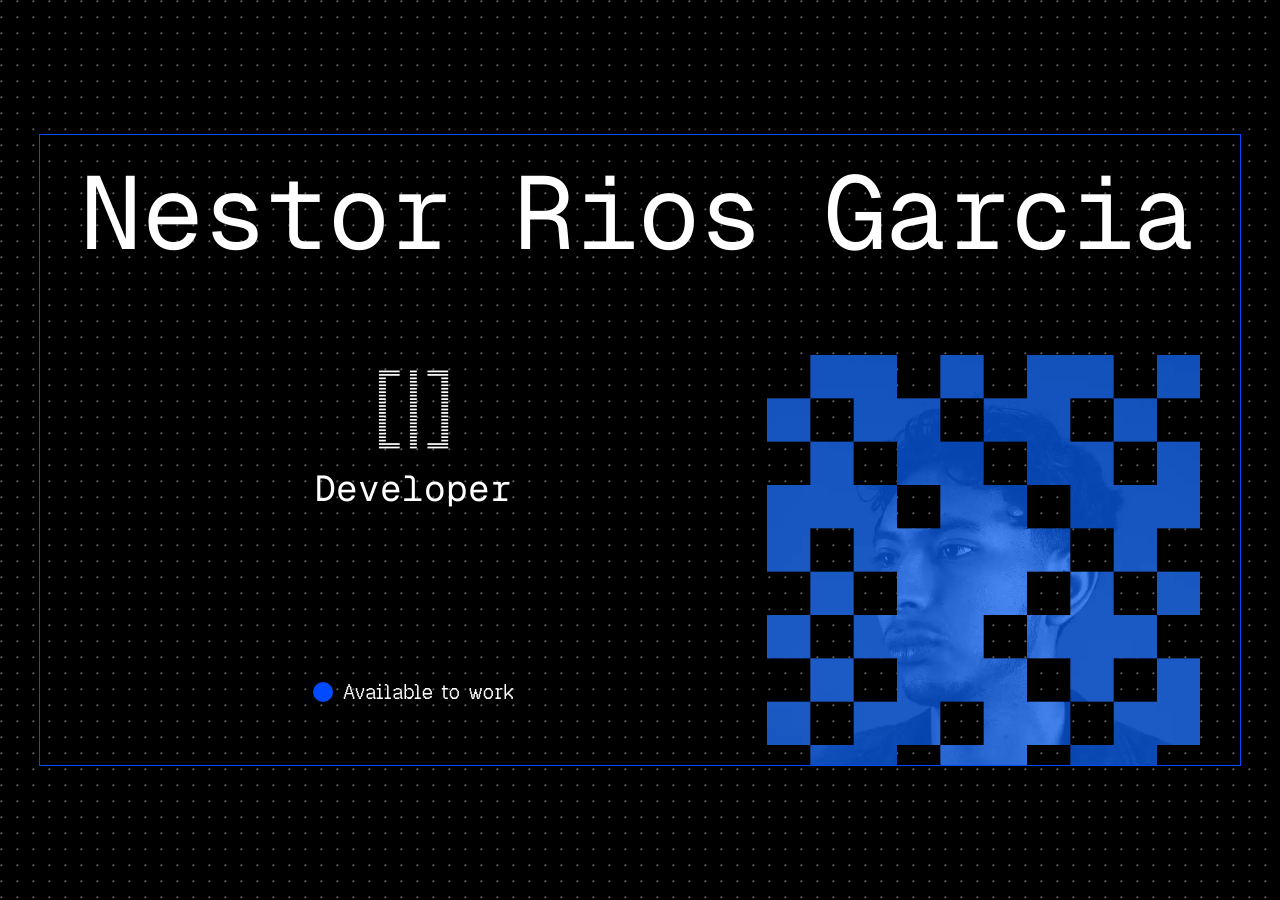
<file: cover.html>
<!DOCTYPE html>
<html lang="en">

<head>
  <meta charset="UTF-8">
  <meta name="viewport" content="width=device-width, initial-scale=1.0">
  <link rel="icon" type="image/png" href="./assets/img/favicon/favicon-96x96.png" sizes="96x96" />
  <link rel="icon" type="image/svg+xml" href="./assets/img/favicon/favicon.svg" />
  <link rel="shortcut icon" href="./assets/img/favicon/favicon.ico" />
  <link rel="apple-touch-icon" sizes="180x180" href="./assets/img/favicon/apple-touch-icon.png" />
  <meta name="apple-mobile-web-app-title" content="Nestorrig's Website" />
  <link rel="manifest" href="./assets/img/favicon/site.webmanifest" />
  <title>Cover · Nestorrig - Award-winning Independent Creative Developer</title>

  <!-- Primary Meta Tags -->
  <meta name="title" content="Cover · Nestorrig - Award-winning Independent Creative Developer" />
  <meta name="description"
    content="Cover page of Nestor Rios' portfolio, award-winning Independent Creative Developer based in Mexico City, working worldwide. Interactive web experiences blending design, motion, and code." />
  <meta name="language" content="en" />
  <meta name="robots" content="noindex, follow" />
  <meta name="author" content="Nestor Rios Garcia, nestorrigs@gmail.com">
  <meta name="theme-color" content="#000000" />
  <link rel="canonical" href="https://nestorrig.com/" />

  <!-- Open Graph / Facebook -->
  <meta property="og:type" content="website" />
  <meta property="og:url" content="https://nestorrig.com/cover.html" />
  <meta property="og:title" content="Cover · Nestorrig - Award-winning Independent Creative Developer" />
  <meta property="og:description"
    content="Cover page of Nestor Rios' portfolio, award-winning Independent Creative Developer based in Mexico City, working worldwide. Interactive web experiences blending design, motion, and code." />
  <meta property="og:image" content="https://nestorrig.com/assets/img/cover.png" />
  <meta property="og:image:type" content="image/png" />
  <meta property="og:image:width" content="1200" />
  <meta property="og:image:height" content="630" />
  <meta property="og:image:alt" content="Nestor Rios Garcia, Independent Creative Developer, portfolio cover" />
  <meta property="og:locale" content="en" />
  <meta property="og:site_name" content="Nestorrig" />

  <!-- Twitter -->
  <meta name="twitter:card" content="summary_large_image" />
  <meta name="twitter:url" content="https://nestorrig.com/cover.html" />
  <meta name="twitter:title" content="Cover · Nestorrig - Award-winning Independent Creative Developer" />
  <meta name="twitter:description"
    content="Cover page of Nestor Rios' portfolio, award-winning Independent Creative Developer based in Mexico City, working worldwide. Interactive web experiences blending design, motion, and code." />
  <meta name="twitter:image" content="https://nestorrig.com/assets/img/cover.png" />
  <meta name="twitter:image:alt" content="Nestor Rios Garcia, Independent Creative Developer, portfolio cover" />
  <meta name="twitter:creator" content="@nestorrig" />

  <link rel="stylesheet" href="./css/style.css">
  <script src="./js/pixel.js" type="module" defer></script>

  <style>
    /* cover mobile */

    body {
      height: 100svh;
    }

    body,
    main {
      display: flex;
      flex-direction: column;
      align-items: center;
      justify-content: center;
    }

    .hero {
      margin-bottom: 0;

      display: flex;
      flex-direction: column;
      align-items: center;
      justify-content: center;

    }

    .hero__container {
      display: flex;
      flex-direction: column;
      align-items: center;
      justify-content: center;
      gap: 2rem;
    }

    .hero__picture {
      margin-bottom: 0;
    }

    .hero__work__roles--break {
      display: none;
    }

    /* cover tablet 4/5 */
    @media (min-width: 700px) {
      .hero {
        /* 4rem = body padding (2rem top + 2rem bottom) */
        aspect-ratio: 4 / 5;
        height: min(100dvh - 4rem, (100vw - 4rem) * 5 / 4);
        width: auto;
        overflow: hidden;
      }

      .hero__work__status--text {
        font-size: clamp(1rem, 3vw, 2rem);
      }

      .hero__title {
        font-size: clamp(3rem, 11vw, 10rem);
      }

      .hero__work__roles {
        font-size: clamp(1.6rem, 4vw, 8rem);
      }

      .hero__picture {
        max-width: 400px;
      }
    }

    /* cover desktop 1.61  1200 * 630 */

    @media (min-width: 1080px) {
      .hero {
        outline: 1px solid var(--accent-color);
        /* 4rem = body padding (2rem top + 2rem bottom) */
        aspect-ratio: 1.61 / 1;
        /* height: min(100dvh - 4rem, (100vw - 4rem) / 1.61);
        width: auto; */
        height: 630px;
        width: 1200px;
        overflow: hidden;
        container-type: size;
      }

      .hero__container {
        display: grid;
        width: 100%;
        height: 100%;
        padding: 4rem;
        grid-template-areas:
          "title  title"
          "roles  poster"
          "roles  poster"
          "status poster"
          "ss poster";
        grid-template-columns: 1fr 0.65fr;
        grid-template-rows: auto minmax(0, 1fr) minmax(0, 1fr);
      }

      .hero__header {
        display: contents;
      }

      .hero__title {
        grid-area: title;
        font-size: clamp(3rem, 8.6cqw, 20rem);
        text-align: start;
        margin-top: -3rem;
      }

      .hero__work__status {
        grid-area: status;


        text-align: start;
      }

      .hero__work__status--text {
        font-size: 2rem
      }

      .hero__work__roles {
        margin-top: -10rem;
        grid-area: roles;
        font-size: 7.6cqw;
        flex-wrap: wrap;
        text-align: start;
      }

      .hero__work__roles--break {
        display: block;
        flex-basis: 100%;
        width: 100%;
        height: 0;
      }

      .is-developer {
        padding-left: 0ch;
        font-size: 3cqw;
      }

      .hero__poster {
        grid-area: poster;
        min-height: 0;
        display: flex;
        align-items: center;
        justify-content: center;
      }

      .hero__picture {
        height: 100%;
        width: 100%;
        max-width: 100%;
        aspect-ratio: 1;
        margin: 0;
      }

      .hero__picture__svg {
        height: 100%;
      }
    }
  </style>
</head>

<body data-fluid-render="svg" data-fluid-debug>

  <main>
    <section class="hero">
      <div class="hero__container">

        <p class="hero__work__status">
          <span class="hero__work__status--blink"></span>
          <span class="hero__work__status--text">Available to work</span>
        </p>

        <h1 class="hero__title">
          Nestor Rios Garcia
        </h1>


        <div class="hero__work__roles">
          <span>[</span>
          <p class="hero__work__roles--word">
            <!-- Frontend -->
            <span class="hero__work__roles--letter is-frontend">F</span>
            <span class="hero__work__roles--letter is-frontend">r</span>
            <span class="hero__work__roles--letter is-frontend">o</span>
            <span class="hero__work__roles--letter is-frontend">n</span>
            <span class="hero__work__roles--letter is-frontend">t</span>
            <span class="hero__work__roles--letter is-frontend">e</span>
            <span class="hero__work__roles--letter is-frontend">n</span>
            <span class="hero__work__roles--letter is-frontend">d</span>
            <!-- Motion -->
            <span class="hero__work__roles--letter is-motion">M</span>
            <span class="hero__work__roles--letter is-motion">o</span>
            <span class="hero__work__roles--letter is-motion">t</span>
            <span class="hero__work__roles--letter is-motion">i</span>
            <span class="hero__work__roles--letter is-motion">o</span>
            <span class="hero__work__roles--letter is-motion">n</span>
            <!-- Creative -->
            <span class="hero__work__roles--letter is-creative">C</span>
            <span class="hero__work__roles--letter is-creative">r</span>
            <span class="hero__work__roles--letter is-creative">e</span>
            <span class="hero__work__roles--letter is-creative">a</span>
            <span class="hero__work__roles--letter is-creative">t</span>
            <span class="hero__work__roles--letter is-creative">i</span>
            <span class="hero__work__roles--letter is-creative">v</span>
            <span class="hero__work__roles--letter is-creative">e</span>
            <!-- WebGL -->
            <span class="hero__work__roles--letter is-webgl">W</span>
            <span class="hero__work__roles--letter is-webgl">e</span>
            <span class="hero__work__roles--letter is-webgl">b</span>
            <span class="hero__work__roles--letter is-webgl">G</span>
            <span class="hero__work__roles--letter is-webgl">L</span>
            <!-- Interactive -->
            <span class="hero__work__roles--letter is-interactive">I</span>
            <span class="hero__work__roles--letter is-interactive">n</span>
            <span class="hero__work__roles--letter is-interactive">t</span>
            <span class="hero__work__roles--letter is-interactive">e</span>
            <span class="hero__work__roles--letter is-interactive">r</span>
            <span class="hero__work__roles--letter is-interactive">a</span>
            <span class="hero__work__roles--letter is-interactive">c</span>
            <span class="hero__work__roles--letter is-interactive">t</span>
            <span class="hero__work__roles--letter is-interactive">i</span>
            <span class="hero__work__roles--letter is-interactive">v</span>
            <span class="hero__work__roles--letter is-interactive">e</span>
          </p>
          <span class="hero__work__roles--underscore">|</span>
          <span>]</span>
          <span class="hero__work__roles--break" aria-hidden="true"></span>
          <p class="is-developer">Developer</p>
        </div>


        <div class="hero__poster">
          <div class="hero__picture">
            <svg class="hero__picture__svg" viewBox="0 0 800 800" fill="none" xmlns="http://www.w3.org/2000/svg"
              preserveAspectRatio="xMidYMid slice">
              <defs>
                <mask id="gridMask" class="grid-mask" maskUnits="userSpaceOnUse" maskContentUnits="userSpaceOnUse" x="0"
                  y="0" width="800" height="800">
                  <rect width="800" height="800" fill="white" class="rect" />
                  <rect width="80" height="80" fill="black" />
                  <rect x="80" y="480" width="80" height="80" fill="black" />
                  <rect y="400" width="80" height="80" fill="black" />
                  <rect x="160" y="400" width="80" height="80" fill="black" />
                  <rect x="160" y="560" width="80" height="80" fill="black" />
                  <rect x="480" y="560" width="80" height="80" fill="black" />
                  <rect x="480" y="240" width="80" height="80" fill="black" />
                  <rect x="400" y="480" width="80" height="80" fill="black" />
                  <rect y="160" width="80" height="80" fill="black" />
                  <rect x="80" y="320" width="80" height="80" fill="black" />
                  <rect x="160" y="160" width="80" height="80" fill="black" />
                  <rect x="320" y="80" width="80" height="80" fill="black" />
                  <rect x="400" y="160" width="80" height="80" fill="black" />
                  <rect x="720" y="480" width="80" height="80" fill="black" />
                  <rect x="240" y="240" width="80" height="80" fill="black" />
                  <rect x="480" y="400" width="80" height="80" fill="black" />
                  <rect x="720" y="80" width="80" height="80" fill="black" />
                  <rect x="640" width="80" height="80" fill="black" />
                  <rect x="320" y="640" width="80" height="80" fill="black" />
                  <rect x="560" y="320" width="80" height="80" fill="black" />
                  <rect x="240" width="80" height="80" fill="black" />
                  <rect y="720" width="80" height="80" fill="black" />
                  <rect x="640" y="160" width="80" height="80" fill="black" />
                  <rect x="560" y="80" width="80" height="80" fill="black" />
                  <rect x="720" y="320" width="80" height="80" fill="black" />
                  <rect x="640" y="400" width="80" height="80" fill="black" />
                  <rect x="640" y="560" width="80" height="80" fill="black" />
                  <rect x="560" y="640" width="80" height="80" fill="black" />
                  <rect x="480" y="720" width="80" height="80" fill="black" />
                  <rect x="240" y="720" width="80" height="80" fill="black" />
                  <rect x="80" y="640" width="80" height="80" fill="black" />
                  <rect x="720" y="720" width="80" height="80" fill="black" />
                  <rect y="560" width="80" height="80" fill="black" />
                  <rect x="80" y="80" width="80" height="80" fill="black" />
                  <rect x="400" width="80" height="80" fill="black" />

                </mask>
              </defs>
              <image href="./assets/img/avatar2.webp" width="800" height="800" preserveAspectRatio="xMidYMid slice"
                mask="url(#gridMask)" />
            </svg>
          </div>
        </div>
      </div>

    </section>

  </main>
</body>

</html>
</file>
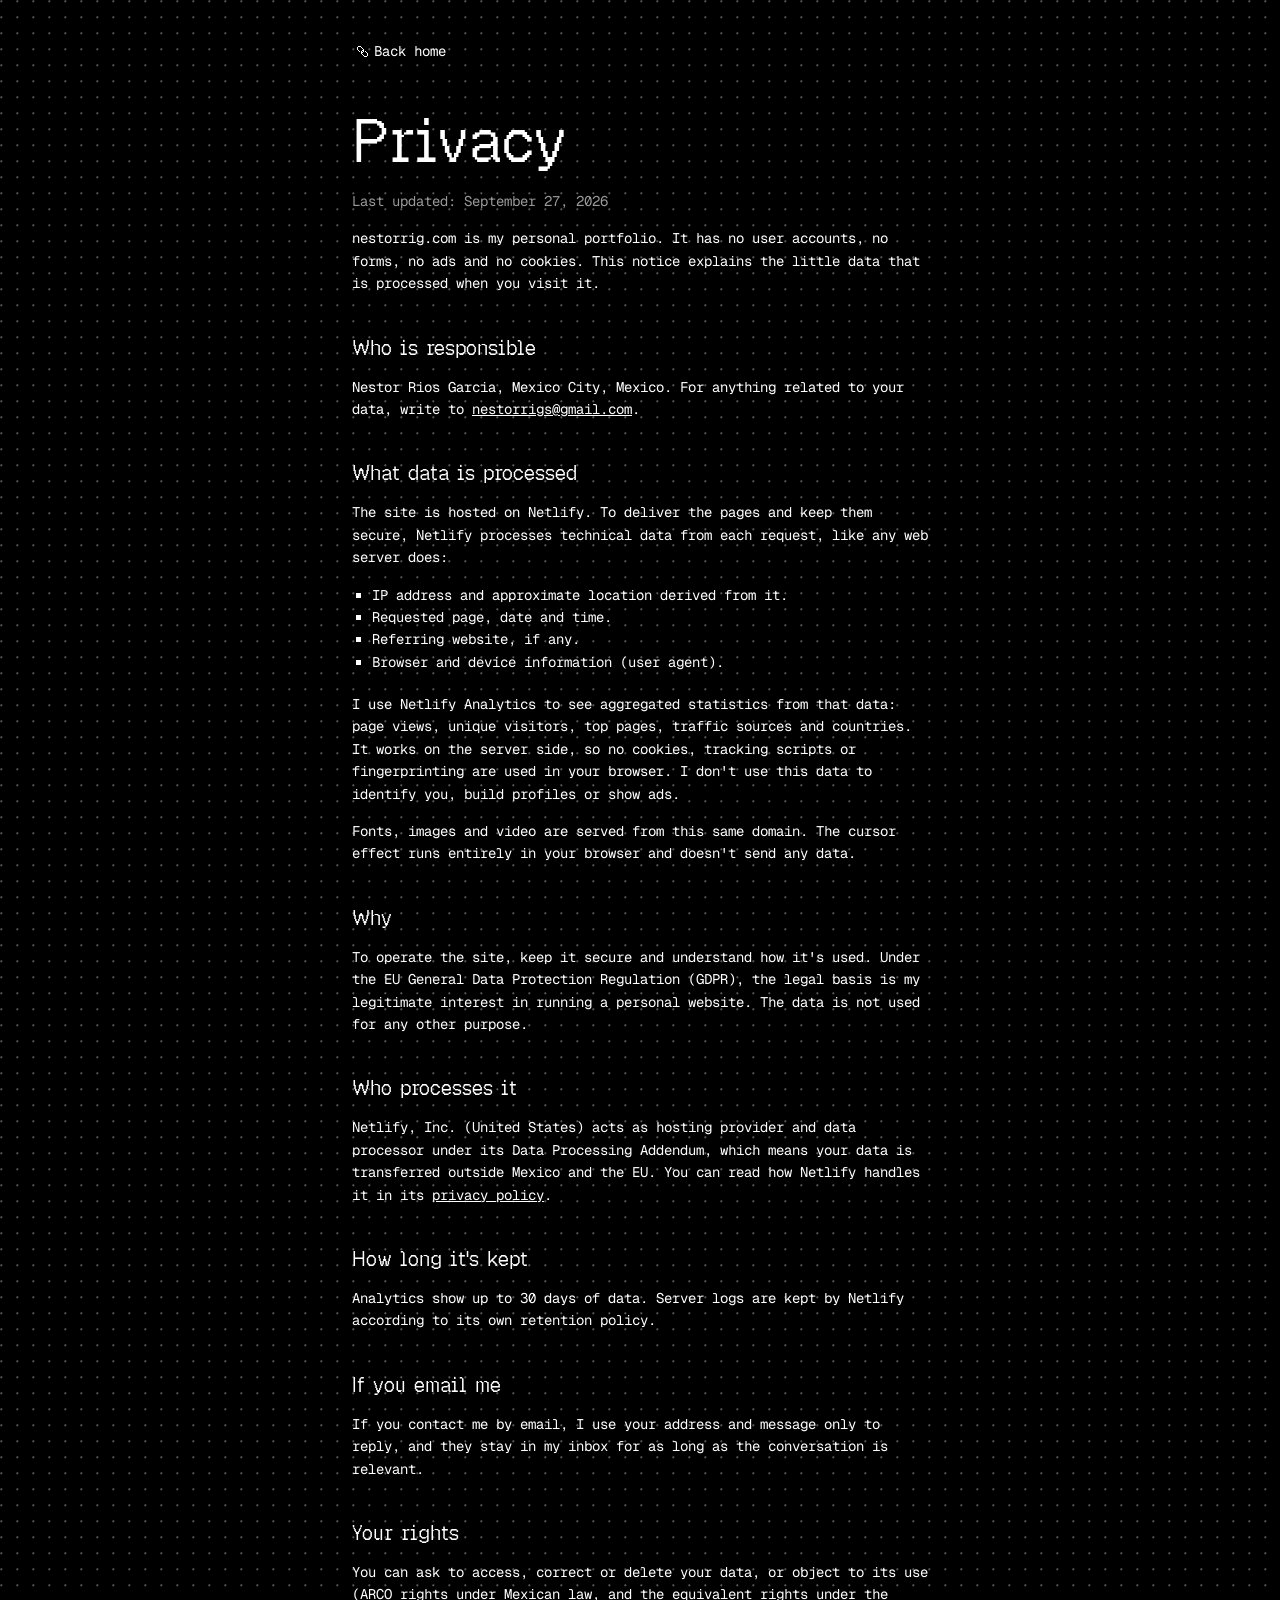
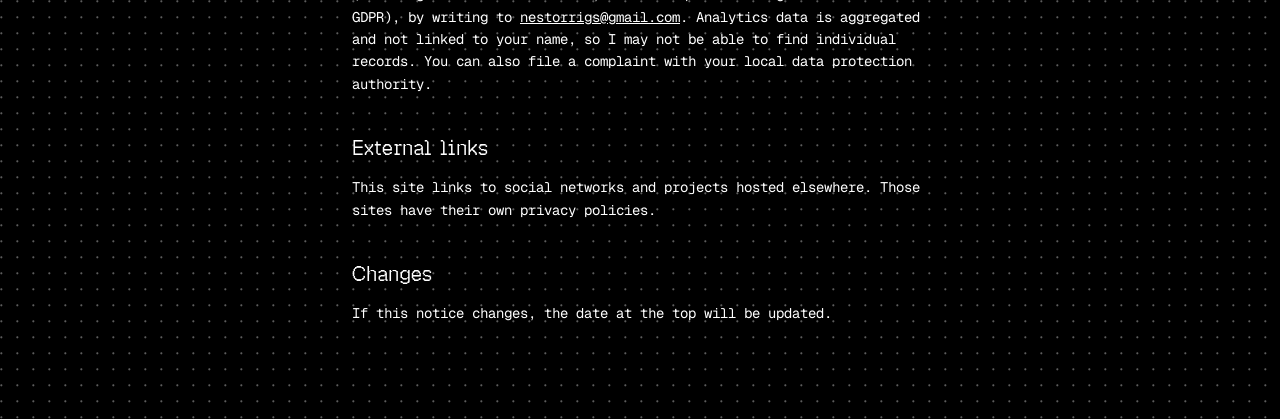
<file: privacy.html>
<!DOCTYPE html>
<html lang="en">

<head>
  <meta charset="UTF-8">
  <meta name="viewport" content="width=device-width, initial-scale=1.0">
  <link rel="icon" type="image/png" href="/assets/img/favicon/favicon-96x96.png" sizes="96x96" />
  <link rel="icon" type="image/svg+xml" href="/assets/img/favicon/favicon.svg" />
  <link rel="shortcut icon" href="/assets/img/favicon/favicon.ico" />
  <link rel="apple-touch-icon" sizes="180x180" href="/assets/img/favicon/apple-touch-icon.png" />
  <link rel="manifest" href="/assets/img/favicon/site.webmanifest" />
  <title>Privacy · Nestorrig</title>
  <meta name="description"
    content="Privacy notice for nestorrig.com, the portfolio of Nestor Rios. No cookies, no trackers, only aggregated server-side analytics." />
  <meta name="robots" content="index, follow" />
  <meta name="author" content="Nestor Rios Garcia, nestorrigs@gmail.com">
  <meta name="theme-color" content="#000000" />
  <link rel="canonical" href="https://nestorrig.com/privacy.html" />

  <link rel="stylesheet" href="/css/style.css">
  <script src="/js/pixel.js" type="module" defer></script>
</head>

<body data-fluid-render="ascii svg">
  <main class="legal">
    <a class="card__link is-back legal__back" href="/" title="Go to the home page" aria-label="Back home">
      <svg xmlns="http://www.w3.org/2000/svg" width="12" height="12" viewBox="0 0 12 12" aria-hidden="true"
        focusable="false">
        <path d="M0 0h12v12H0z" fill="none" />
        <path fill="currentColor"
          d="M4 7h1V6h1V5H5V4H4Zm-4 4h1V8H0Zm1 1h3v-1H1Zm3-1h1v-1H4ZM1 8h1V7H1Zm4 2h1V9H5ZM2 7h1V6H2Zm4 2h1V6H6v1H5v1h1Zm2-2h1V6H8ZM5 4h1V3H5Zm4 2h1V5H9ZM6 3h1V2H6Zm4 2h1V2h-1ZM7 2h3V1H7Zm0 0" />
      </svg>
      <span class="card__link__text" aria-hidden="true">
        <span>B</span>
        <span>a</span>
        <span>c</span>
        <span>k</span>
        <span class="is-space"> </span>
        <span>h</span>
        <span>o</span>
        <span>m</span>
        <span>e</span>
      </span>
    </a>

    <h1 class="legal__title">Privacy</h1>
    <p class="legal__updated">Last updated: September 27, 2026</p>

    <p>
      nestorrig.com is my personal portfolio. It has no user accounts, no forms, no ads and no cookies. This notice
      explains the little data that is processed when you visit it.
    </p>

    <h2>Who is responsible</h2>
    <p>
      Nestor Rios Garcia, Mexico City, Mexico. For anything related to your data, write to
      <a href="mailto:nestorrigs@gmail.com">nestorrigs@gmail.com</a>.
    </p>

    <h2>What data is processed</h2>
    <p>
      The site is hosted on Netlify. To deliver the pages and keep them secure, Netlify processes technical data from
      each request, like any web server does:
    </p>
    <ul>
      <li>IP address and approximate location derived from it.</li>
      <li>Requested page, date and time.</li>
      <li>Referring website, if any.</li>
      <li>Browser and device information (user agent).</li>
    </ul>
    <p>
      I use Netlify Analytics to see aggregated statistics from that data: page views, unique visitors, top pages,
      traffic sources and countries. It works on the server side, so no cookies, tracking scripts or fingerprinting are
      used in your browser. I don't use this data to identify you, build profiles or show ads.
    </p>
    <p>
      Fonts, images and video are served from this same domain. The cursor effect runs entirely in your browser and
      doesn't send any data.
    </p>

    <h2>Why</h2>
    <p>
      To operate the site, keep it secure and understand how it's used. Under the EU General Data Protection Regulation
      (GDPR), the legal basis is my legitimate interest in running a personal website. The data is not used for any
      other purpose.
    </p>

    <h2>Who processes it</h2>
    <p>
      Netlify, Inc. (United States) acts as hosting provider and data processor under its Data Processing Addendum,
      which means your data is transferred outside Mexico and the EU. You can read how Netlify handles it in its
      <a href="https://www.netlify.com/privacy/" target="_blank" rel="noopener">privacy policy</a>.
    </p>

    <h2>How long it's kept</h2>
    <p>
      Analytics show up to 30 days of data. Server logs are kept by Netlify according to its own retention policy.
    </p>

    <h2>If you email me</h2>
    <p>
      If you contact me by email, I use your address and message only to reply, and they stay in my inbox for as long
      as the conversation is relevant.
    </p>

    <h2>Your rights</h2>
    <p>
      You can ask to access, correct or delete your data, or object to its use (ARCO rights under Mexican law, and the
      equivalent rights under the GDPR), by writing to
      <a href="mailto:nestorrigs@gmail.com">nestorrigs@gmail.com</a>. Analytics data is aggregated and not linked to your
      name, so I may not be able to find individual records. You can also file a complaint with your local data
      protection authority.
    </p>

    <h2>External links</h2>
    <p>
      This site links to social networks and projects hosted elsewhere. Those sites have their own privacy policies.
    </p>

    <h2>Changes</h2>
    <p>
      If this notice changes, the date at the top will be updated.
    </p>
  </main>
</body>

</html>
</file>
<file: css/style.css>
@import url('fonts.css');

:root {
  --font-family: 'Geist', sans-serif;
  --font-title: 'Geist', sans-serif;
  --font-mono: 'GeistMono', monospace;
  --font-pixel-circle: 'GeistPixel-Circle', monospace;
  --font-pixel-grid: 'GeistPixel-Grid', monospace;
  --font-pixel-line: 'GeistPixel-Line', monospace;
  --font-pixel-square: 'GeistPixel-Square', monospace;
  --font-pixel-triangle: 'GeistPixel-Triangle', monospace;
  --accent-color: #004bff;
  --fluid-color: #004bff;
  --background-color: #000;
  --color-text: #FFF;
}

* {
  margin: 0;
  padding: 0;
  box-sizing: border-box;
  /* outline: 1px solid red; */
}

html {
  font-size: 10px;
}

body {
  font-size: 1.4rem;
  background-color: var(--background-color);
  background-image: url("data:image/svg+xml;utf8,<svg width='51' height='51' viewBox='0 0 51 51' fill='none' xmlns='http://www.w3.org/2000/svg'><line x1='4.18933' y1='0' x2='4.18933' y2='8.124' stroke='%23D9D9D9'/><line y1='3.93469' x2='8.1989' y2='3.93469' stroke='%23D9D9D9'/></svg>");
  background-size: 16px 16px;
  background-position: 2% 0.5%;
  color: var(--color-text);
  font-family: var(--font-mono);
  padding: 2rem;
  overflow-x: hidden;
}

strong {
  font-family: var(--font-pixel-line);
  font-weight: 100;
  color: var(--accent-color);
}

h2,
h3 {
  font-size: 2rem;
  margin-bottom: 2rem;
}

ol,
ul {
  list-style: none;
  margin-bottom: 2rem;
}

a {
  text-decoration: none;
  color: var(--color-text);
  text-decoration: underline;
  transition: all 0.2s ease-out;
}

/* a:hover {
  color: var(--accent-color);
  background-color: var(--color-text);
  animation: underline 0.2s ease-out;
} */

img {
  width: 100%;
  height: auto;
  object-fit: cover;
}

span {
  display: inline-block;
  width: max-content;
}

*::selection {
  color: var(--accent-color);
  background-color: var(--color-text);
}

#fluid {
  position: fixed;
  inset: 0;
  width: 100%;
  height: 100%;
  z-index: -1;
}


.header {
  display: flex;
  justify-content: space-between;
  align-items: flex-start;
  margin-bottom: 5rem;
}

.header-content {
  display: flex;
  flex-direction: column;
  justify-content: space-between;
}


.header-nav {
  display: flex;
  flex-direction: column;
  gap: 0.2rem;
  align-items: flex-end;
}

.header-nav a {
  display: flex;
}

.header-nav a>span {
  width: max-content;
}

.header-nav a:hover>span {
  animation: type-lette-opacity 0.1s linear forwards;
  animation-delay: calc(0.02s * sibling-index());
}

.header-nav--divider {
  display: none;
}

.header-title {
  font-size: 1.5rem;
  max-width: 25ch;
  font-weight: 400;
}

.header-title__link {
  transition: none;
}

.header-title__link__text {
  display: inline-flex;
}

.header-title__link__text>span {
  text-decoration: underline;
}

.header-title__link:focus-visible {
  outline: 1px solid var(--accent-color);
  outline-offset: 2px;
  background-color: var(--color-text);
  color: var(--accent-color);
}

.hero {
  display: flex;
  flex-direction: column;
  gap: 2rem;
  margin-bottom: 5rem;
}

.hero__container {
  width: 100%;
  max-width: 1280px;
  margin: 0 auto;

}

.hero__header {
  display: flex;
  flex-direction: column;
  justify-content: center;
  align-items: center;
  gap: 2rem;
}

.hero__work__status {
  display: flex;
  justify-content: center;
  align-items: center;
  gap: 1rem;
}

.hero__work__status--blink {
  height: 2rem;
  width: 2rem;
  background-color: var(--accent-color);
  border-radius: 50%;
  animation: blink 1.5s linear infinite;
}

.hero__work__status--text {
  font-family: var(--font-pixel-square);
  font-size: clamp(1.2rem, 5vw, 2rem);
  font-weight: 100;
}

.hero__title {
  font-weight: 400;
  font-size: clamp(3rem, 13vw, 12rem);
  text-align: center;
}

.hero__work__roles {
  display: flex;
  gap: 0ch;
  justify-content: center;
  align-items: center;

  font-size: clamp(1.6rem, 6.5vw, 8rem);
}

.hero__work__roles>span {
  font-family: var(--font-pixel-line);
}

.hero__work__roles--underscore {
  animation: underscore 0.9s steps(1, end) infinite;
}

.hero__work__roles--word {

  display: flex;
  --typing-duration: 1.2s;

  --word-in-scene-duration: 2.5s;
  --word-gap-duration: 0.5s;
  --words-total: 5;
  --slot-duration: calc(var(--typing-duration) + var(--word-in-scene-duration) + var(--word-gap-duration));
  --cycle-duration: calc(var(--slot-duration) * var(--words-total));
}

.hero__work__roles--letter {
  display: inline-block;
  --letters-total: sibling-count();
  --typing-step: calc(var(--typing-duration) / var(--letters-total));
  opacity: 0;
  width: 0ch;
  overflow: hidden;
  animation: type-letter var(--cycle-duration) linear infinite both;
  animation-delay: calc(var(--word-delay) + var(--typing-step) * sibling-index());
}

.is-frontend {
  font-family: var(--font-pixel-square);
  --word-delay: calc(0 * var(--slot-duration));
}

.is-motion {
  font-family: var(--font-pixel-circle);
  --word-delay: calc(1 * var(--slot-duration));
}

.is-creative {
  font-family: var(--font-pixel-triangle);
  --word-delay: calc(2 * var(--slot-duration));
}

.is-webgl {
  font-family: var(--font-pixel-grid);
  --word-delay: calc(3 * var(--slot-duration));
}

.is-interactive {
  font-family: var(--font-pixel-line);
  --word-delay: calc(4 * var(--slot-duration));
}

.is-developer {
  padding-left: 1ch;
}

@keyframes type-letter {


  0% {
    /* width: 0ch; */
    opacity: 0;
    transform: translateY(0.1rem);
  }

  1% {
    width: max-content;
    opacity: 1;
    transform: translateY(0rem);
  }

  12% {
    width: max-content;
    opacity: 1;
    transform: translateY(0rem);
  }

  13% {
    width: 0ch;
    opacity: 0;
    transform: translateY(0.1rem);
  }

  100% {
    width: 0ch;
    opacity: 0;
    transform: translateY(0.1rem);
  }
}




.hero__poster {
  position: relative;
}

.hero__picture {
  position: relative;
  max-width: 560px;
  margin: 0 auto;
  margin-block: 4em;
}

.hero__picture__svg {
  display: block;
  width: 100%;
  height: auto;
}

.hero__quotes {
  display: flex;
  align-items: center;
  flex-direction: column;
  gap: 10rem;
  padding-block: 5rem;
}

.hero .hero__quotes {
  display: none;
}

.hero__quotes__item {
  position: relative;
  padding: 2rem;
  background-color: var(--accent-color);
  width: 80%;
  transition: all 0.2s ease;
  animation: floating 10s linear infinite;
  animation-delay: calc(2s * sibling-index());
}

.hero__quotes__item--text {
  transition: all 0.2s ease;
}

.hero__quotes__item--text>.is-span-word {
  display: inline-flex;
  width: max-content;
}

.hero__quotes__item--text>span {
  display: inline-block;
  width: 1ch;
}

.hero__quotes__item--text .is-space {
  width: 1ch;
}

.hero__quotes__item--border {
  position: absolute;
  background-color: var(--color-text);
  z-index: 1;
  transition: all 0.2s ease;
}

.hero__quotes__item--border.is-horizontal {
  height: 1px;
  width: calc(100% + 1rem);
  left: 50%;
  transform: translateX(-50%);
}

.hero__quotes__item--border.is-vertical {
  width: 1px;
  height: calc(100% + 1rem);
  top: 50%;
  transform: translateY(-50%);
}

.hero__quotes__item--border.is-top {
  top: 0;
}

.hero__quotes__item--border.is-bottom {
  bottom: 0;
}

.hero__quotes__item--border.is-left {
  left: 0;
}

.hero__quotes__item--border.is-right {
  right: 0;

}

/* Grid mask */
.grid-mask .rect {
  fill: white;
  animation: unset;
}

.grid-mask rect {
  fill: black;
  animation: disappear-rect 3s linear infinite both;
  animation-range: 50% 100%;
  animation-delay: calc(0.1s * sibling-index());
}

.grid-mask rect:nth-child(2n) {
  animation-delay: calc(0.2s * sibling-index());
}

.grid-mask rect:nth-child(3n) {
  animation-delay: calc(0.3s * sibling-index());
}

.grid-mask rect:nth-child(4n) {
  animation-delay: calc(0.4s * sibling-index());
}

.grid-mask rect:nth-child(5n) {
  animation-delay: calc(0.5s * sibling-index());
}

/* Projects & Labs */
.projects,
.labs,
.demo-reel,
.about {
  margin-bottom: 8rem;
}

.projects__container,
.labs__container,
.demo-reel__container,
.about__container {
  width: 100%;
  max-width: 1280px;
  margin: 0 auto;
}

.projects__title,
.labs__title,
.demo-reel__title,
.about__title {
  font-family: var(--font-pixel-square);
  font-weight: 100;
  font-size: clamp(3rem, 8vw, 6rem);
  margin-bottom: 3rem;
}

.projects__grid,
.labs__grid {
  display: grid;
  grid-template-columns: 1fr;
  gap: 4rem 2rem;
}

.card {
  position: relative;
  display: flex;
  flex-direction: column;
  gap: 1.2rem;
}

.card__badge {
  position: absolute;
  top: 0.1rem;
  left: 1rem;
  display: inline-flex;
  align-items: center;
  gap: 0.6rem;
  max-width: calc(100% - 2rem);
  margin: 0;
  padding: 0.6rem 1rem;
  font-family: var(--font-pixel-square);
  font-size: 1.2rem;
  line-height: 1.2;
  color: var(--color-text);
  background-color: var(--accent-color);
  text-decoration: none;
  transition: none;
}

.card__badge:focus-visible {
  outline: 1px solid var(--accent-color);
  outline-offset: 2px;
  background-color: var(--color-text);
  color: var(--accent-color);
}

.card__badge__text {
  display: inline-flex;
}

.card__badge__text .is-space {
  width: 1ch;
}

.card__badge svg {
  width: auto;
  height: 1.6rem;
  flex-shrink: 0;
}

.card__media {
  display: block;
  overflow: hidden;
  aspect-ratio: 16 / 9;
  border: 1px solid var(--color-text);
}

.card__media img {
  display: block;
  height: 100%;
  transition: transform 0.4s ease;
}

.card__info {
  display: flex;
  justify-content: space-between;
  align-items: flex-start;
  gap: 1.5rem;
}

.card__title {
  font-size: 1.6rem;
  font-weight: 400;
  margin-bottom: 0;
}

.card__links {
  display: flex;
  flex-wrap: wrap;
  justify-content: flex-end;
  gap: 0.5rem 1.5rem;
  flex-shrink: 0;
}

.card__link {
  display: inline-flex;
  align-items: center;
  gap: 0.6rem;
  padding: 0.2rem 0.4rem;
  text-decoration: none;
  transition: none;
}

.card__link__text {
  display: inline-flex;
}

.card__link__text .is-space {
  width: 1ch;
}

.card__link svg {
  width: 1.2rem;
  height: 1.2rem;
  flex-shrink: 0;
}

.sr-only {
  position: absolute;
  width: 1px;
  height: 1px;
  padding: 0;
  margin: -1px;
  overflow: hidden;
  clip: rect(0, 0, 0, 0);
  white-space: nowrap;
  border: 0;
}

.card__link:focus-visible,
.footer-nav a:focus-visible {
  outline: 1px solid var(--accent-color);
  outline-offset: 2px;
  background-color: var(--color-text);
  color: var(--accent-color);
}

.footer-nav a:focus-visible svg {
  color: var(--accent-color);
}

/* Demo reel */
.demo-reel__player {
  max-width: 1080px;
  margin-inline: auto;
}

.demo-reel__frame {
  aspect-ratio: 1280 / 800;
  overflow: hidden;
  border: 1px solid var(--color-text);
  background-color: var(--background-color);
}

.demo-reel__video {
  display: block;
  width: 100%;
  height: 100%;
  object-fit: cover;
  cursor: pointer;
}

.demo-reel__video:focus-visible {
  outline: 2px solid var(--accent-color);
  outline-offset: -2px;
}

.demo-reel__timeline {
  --progress: 0%;
  -webkit-appearance: none;
  appearance: none;
  display: block;
  width: 100%;
  height: 1rem;
  margin-top: 1.2rem;
  background: linear-gradient(to right, var(--color-text) var(--progress), transparent var(--progress));
  border: 1px solid var(--color-text);
  cursor: pointer;
}

.demo-reel__timeline::-webkit-slider-thumb {
  -webkit-appearance: none;
  appearance: none;
  width: 1rem;
  height: 1.8rem;
  background-color: var(--accent-color);
  border: 1px solid var(--color-text);
  border-radius: 0;
}

.demo-reel__timeline::-moz-range-thumb {
  width: 1rem;
  height: 1.8rem;
  background-color: var(--accent-color);
  border: 1px solid var(--color-text);
  border-radius: 0;
}

.demo-reel__timeline::-moz-range-track {
  background: transparent;
}

.demo-reel__timeline:focus-visible {
  outline: 1px solid var(--accent-color);
  outline-offset: 3px;
}

.demo-reel__info {
  display: flex;
  justify-content: space-between;
  align-items: center;
  gap: 1.5rem;
  margin-top: 1.2rem;
}

.demo-reel__playback {
  display: flex;
  flex-direction: column;
  justify-content: center;
  align-items: start;
  gap: 0.5rem 1.5rem;
}

.demo-reel__time {
  font-family: var(--font-pixel-square);
  font-size: 1.6rem;
  width: max-content;
}

.demo-reel__options {
  display: flex;
  flex-wrap: wrap;
  justify-content: flex-end;
  gap: 0.5rem 1.5rem;
}

.demo-reel__play {
  padding: 0.2rem 0rem;
}

.demo-reel__play,
.demo-reel__sound,
.demo-reel__fullscreen {
  background: none;
  border: none;
  color: inherit;
  font: inherit;
  cursor: pointer;
}

.demo-reel__play[data-playing="false"] .is-pause,
.demo-reel__play[data-playing="true"] .is-play,
.demo-reel__sound[aria-pressed="false"] .is-on,
.demo-reel__sound[aria-pressed="true"] .is-off,
.demo-reel__fullscreen[data-fullscreen="false"] .is-exit,
.demo-reel__fullscreen[data-fullscreen="true"] .is-enter {
  display: none;
}

.demo-reel__hint {
  margin-top: 1.2rem;
  font-size: 1.2rem;
  padding-left: 0.4rem;
  opacity: 0.6;
}

.demo-reel__player:fullscreen {
  display: flex;
  flex-direction: column;
  justify-content: center;
  max-width: none;
  padding: 2rem;
  background-color: var(--background-color);
}

.demo-reel__player:fullscreen .demo-reel__frame {
  flex: 1;
  min-height: 0;
  aspect-ratio: auto;
  border: none;
}

.demo-reel__player:fullscreen .demo-reel__video {
  object-fit: contain;
}

.demo-reel__player:fullscreen .demo-reel__hint {
  display: none;
}

@media (hover: none) and (pointer: coarse) {
  .demo-reel__hint {
    display: none;
  }
}

/* Footer */
.footer {
  display: flex;
  flex-direction: column;
  align-items: center;
  gap: 2rem;
  padding-block: 3rem;
}

.footer-title {
  font-size: clamp(1.2rem, 5vw, 4rem);
  font-family: var(--font-pixel-square);
}

.footer-nav {
  display: flex;
  flex-direction: row;
  gap: 1rem;
  align-items: center;
}

.footer-nav a {
  display: flex;
  align-items: center;
  justify-content: center;
  gap: 0.5rem;
  height: 5rem;
  width: 5rem;
  transition: unset;
}

.footer-nav a svg {
  width: 2.5rem;
  height: 2.5rem;
  color: var(--color-text);
  image-rendering: pixelated;
}

.footer-legal {
  font-size: 1.2rem;
  opacity: 0.7;
}

.footer-legal:hover,
.footer-legal:focus-visible {
  opacity: 1;
}

.card__link.is-back svg {
  transform: scaleX(-1);
}

/* 404 */
.not-found {
  display: flex;
  flex-direction: column;
  justify-content: center;
  align-items: center;
  gap: 2rem;
  min-height: calc(100vh - 4rem);
  min-height: calc(100svh - 4rem);
  text-align: center;
}

.not-found__code {
  font-family: var(--font-pixel-square);
  font-weight: 100;
  font-size: clamp(10rem, 30vw, 28rem);
  line-height: 1;
}

.not-found__text {
  max-width: 40ch;
}

/* Legal */
.legal {
  max-width: 72ch;
  margin-inline: auto;
  padding-block: 2rem 6rem;
}

.legal__back {
  margin-bottom: 4rem;
}

.legal__title {
  font-family: var(--font-pixel-square);
  font-weight: 100;
  font-size: clamp(3rem, 8vw, 6rem);
  margin-bottom: 1rem;
}

.legal__updated {
  margin-bottom: 4rem;
  opacity: 0.6;
}

.legal h2 {
  font-family: var(--font-pixel-square);
  font-weight: 100;
  margin-top: 4rem;
  margin-bottom: 1.5rem;
}

.legal p,
.legal li {
  line-height: 1.6;
}

.legal p {
  margin-bottom: 1.5rem;
}

.legal ul {
  list-style: square;
  padding-left: 2rem;
}




/* Tablet */
@media (min-width: 768px) {
  .header-title {
    max-width: 50ch;
  }

  .header-nav {
    flex-direction: row;
    gap: 0.4rem;
  }

  .header-nav--divider {
    display: inline-block;
  }

  .hero__quotes {
    position: absolute;
    inset: 0;
  }

  .hero .hero__quotes {
    display: flex;
  }

  .hero__quotes__item {
    position: absolute;
    max-width: 300px;
    /* animation: floating 10s linear infinite; */
    animation-delay: calc(2s * sibling-index());
  }



  .hero__quotes__item:nth-child(1) {
    top: 7%;
    right: 10%;
  }

  .hero__quotes__item:nth-child(2) {
    top: 33%;
    left: 0%;
  }

  .hero__quotes__item:nth-child(3) {
    top: 89%;
    left: 51%;

  }

  .hero__quotes__item:nth-child(4) {
    top: -5%;
    left: 12%;
  }

  .hero__quotes__item:nth-child(5) {
    top: 70%;
    left: 6%;
  }

  .hero__quotes__item:nth-child(6) {
    top: 45%;
    right: 3%;
  }

  .about {
    display: none;
  }

  .projects__grid,
  .labs__grid {
    grid-template-columns: repeat(2, 1fr);
  }

  .demo-reel__playback {
    flex-direction: row;
    justify-content: space-between;
    align-items: center;
    gap: 1.5rem;
  }

  .footer {
    padding-block: 5rem;
    padding-bottom: 8rem;
  }

  .footer-nav {
    gap: 1.5rem;
  }

  .footer-nav a {
    height: 6rem;
    width: 6rem;
  }

  .footer-nav a svg {
    width: 3rem;
    height: 3rem;
  }

}

/* Desktop */
@media (min-width: 1200px) {
  .header-title {
    max-width: 57ch;
  }

  .hero__poster {
    margin-block: 16rem 4rem;
  }

  .hero__quotes__item {
    max-width: 360px;
  }

  .hero__quotes__item--text {
    font-size: 1.6rem;
  }

  .header-content {
    max-width: none;
  }

  .labs__grid {
    grid-template-columns: repeat(3, 1fr);
  }

  .hero,
  .projects,
  .labs,
  .demo-reel {
    margin-bottom: 16rem;
  }

  .footer-nav {
    gap: 3rem;
  }
}

/* Hover */
@media (hover: hover) and (pointer: fine) {
  .hero__quotes__item:hover .hero__quotes__item--text {
    scale: 0.9;
  }

  .hero__quotes__item:hover .hero__quotes__item--border.is-horizontal {
    width: calc(100% - 4rem);
  }

  .hero__quotes__item:hover .hero__quotes__item--border.is-vertical {
    height: calc(100% - 3rem);
  }

  .hero__quotes__item:hover .is-top {
    translate: 0 1.5rem;
  }

  .hero__quotes__item:hover .is-bottom {
    translate: 0 -1.5rem;
  }

  .hero__quotes__item:hover .is-left {
    translate: 2rem 0;
  }

  .hero__quotes__item:hover .is-right {
    translate: -2rem 0;
  }

  .hero__quotes__item:hover .is-span-word {
    background-color: var(--color-text);
    color: var(--accent-color);
  }

  .hero__quotes__item:hover .is-span-word>span {

    animation: type-lette-opacity 0.15s linear forwards;
    animation-delay: calc(0.1s + 0.02s * sibling-index());
  }

  .card__media:hover img {
    transform: scale(1.03);
  }

  .card:has(.card__media:hover) .card__badge,
  .card__badge:hover {
    background-color: var(--color-text);
    color: var(--accent-color);
  }

  .card__badge:hover .card__badge__text>span {
    animation: type-lette-opacity 0.2s linear forwards;
    animation-delay: calc(0.05s + 0.015s * sibling-index());
  }

  .card__link:hover {
    background-color: var(--color-text);
    color: var(--accent-color);
  }

  .demo-reel__timeline:hover {
    background: linear-gradient(to right, var(--accent-color) var(--progress), transparent var(--progress));
  }

  .demo-reel__play {
    padding: 0.2rem 0.4rem;
  }

  .header-title__link:hover {
    background-color: var(--color-text);
    color: var(--accent-color);
  }

  .header-title__link:hover .header-title__link__text>span {
    animation: type-lette-opacity 0.2s linear forwards;
    animation-delay: calc(0.05s + 0.02s * sibling-index());
  }

  .card__link:hover .card__link__text>span {
    animation: type-lette-opacity 0.2s linear forwards;
    animation-delay: calc(0.05s + 0.02s * sibling-index());
  }

  .footer-nav a:hover {
    background-color: var(--color-text);
  }

  .footer-nav a:hover svg {
    transform: scale(1.05);
    color: var(--accent-color);
  }
}

/* no hover */
@media (hover: none) and (pointer: coarse) {
  .hero__quotes__item .is-span-word {
    background-color: var(--color-text);
    color: var(--accent-color);
  }
}

/* Animations */
@keyframes fadeIn {
  from {
    opacity: 0;
  }

  to {
    opacity: 1;
  }
}



@keyframes floating {
  0% {
    transform: translate(0, 0);
  }

  20% {
    transform: translate(8px, -10px);
  }

  40% {
    transform: translate(14px, -2px);
  }

  60% {
    transform: translate(6px, 9px);
  }

  80% {
    transform: translate(-6px, 6px);
  }

  100% {
    transform: translate(0, 0);
  }
}


@keyframes disappear-rect {

  /* from {
    fill: black;
  }

  to {
    fill: white;
  } */
  0% {
    fill: black;
  }

  33% {
    fill: white;
  }

  66% {
    fill: white;
  }

  100% {
    fill: black;
  }

}

@keyframes blink {
  0% {
    opacity: 0;
  }

  33% {
    opacity: 1;
  }

  66% {
    opacity: 1;
  }

  100% {
    opacity: 0;
  }
}

@keyframes underscore {

  0% {
    opacity: 1;
  }

  49% {
    opacity: 1;
  }

  50% {
    opacity: 0;
  }

  100% {
    opacity: 0;
  }
}

@keyframes type-lette-opacity {


  0% {
    /* width: 0ch; */
    opacity: 0;
  }

  1% {
    opacity: 1;
  }

  12% {
    opacity: 1;
  }

  13% {
    opacity: 0;
  }

  100% {
    opacity: 1;
  }
}
</file>
